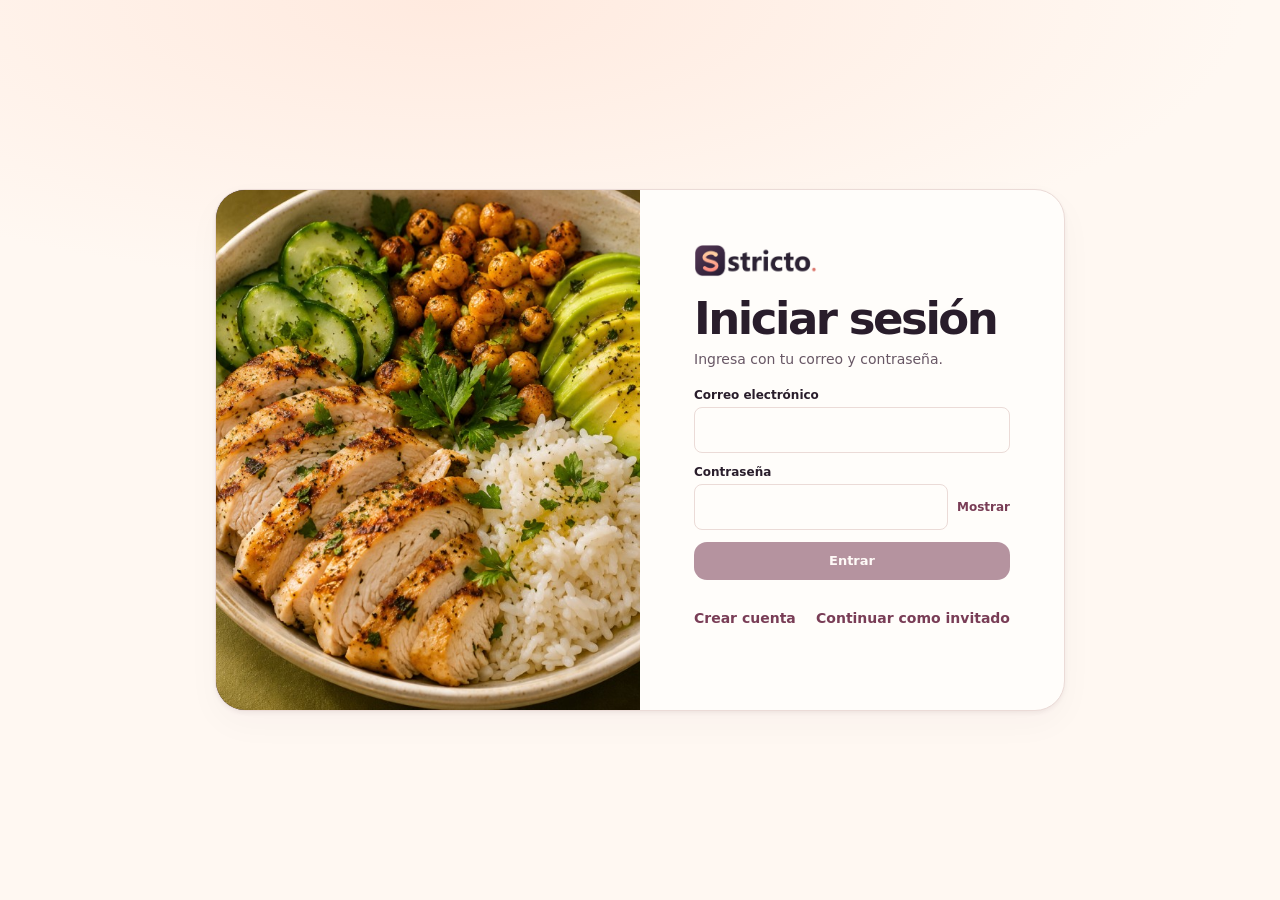
<file: index.html>
<!doctype html>
<html lang="es">
<head>
  <meta charset="utf-8">
  <meta name="viewport" content="width=device-width, initial-scale=1">
  <meta http-equiv="refresh" content="0; url=./stricto/">
  <title>Stricto</title>
</head>
<body>
  <main><a href="./stricto/">Abrir Stricto</a></main>
</body>
</html>
</file>
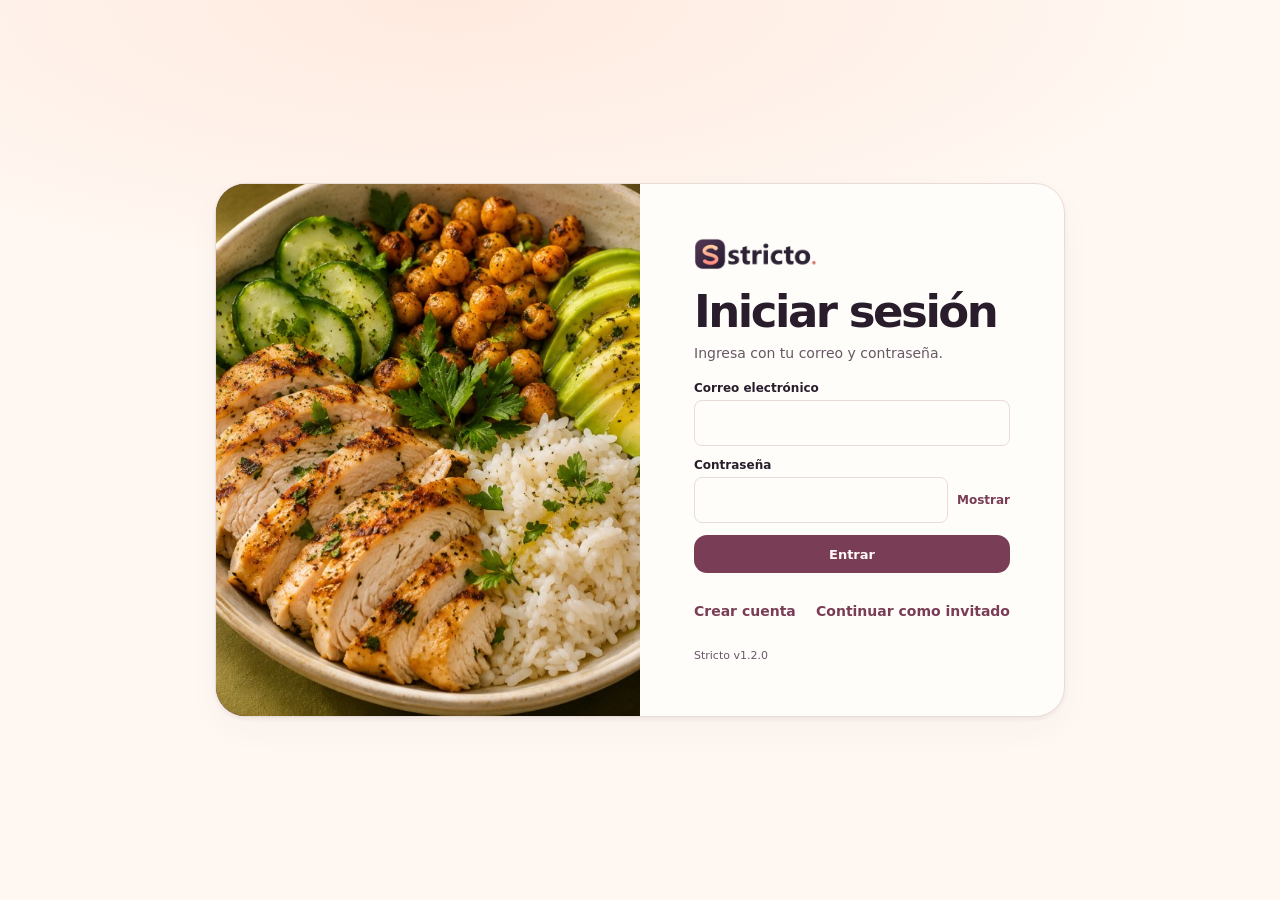
<file: stricto/index.html>
<!doctype html>
<html lang="es" data-theme="pulso">
<head>
  <meta charset="utf-8">
  <meta name="viewport" content="width=device-width, initial-scale=1, viewport-fit=cover, interactive-widget=resizes-content">
  <meta name="theme-color" content="#fff8f2">
  <meta name="description" content="Stricto · Ventanas de ayuno, diario de alimentos y orientación según tu objetivo.">
  <title>Stricto — Ayuno y nutrición</title>
  <link rel="icon" href="assets/stricto-marca.png" type="image/png">
  <link rel="apple-touch-icon" href="assets/stricto-app-192.png">
  <link rel="manifest" href="stricto.webmanifest">
  <link rel="stylesheet" href="styles.css">
  <script src="version.js" defer></script>
  <script src="catalog.js" defer></script>
  <script src="diet-catalog.js" defer></script>
  <script src="diet-photos.js" defer></script>
  <script src="diet-plan.js" defer></script>
  <script src="vision-profile.js" defer></script>
  <script src="vision.js" defer></script>
  <script src="diet-ui.js" defer></script>
  <script src="vendor/jspdf-4.2.1.min.js" defer></script>
  <script src="diet-report.js" defer></script>
  <script src="app.js" defer></script>
  <script src="vendor/supabase-js-2.119.2.js" defer></script>
  <script src="auth.js" defer></script>
</head>
<body>
  <main class="auth-page" id="stricto-auth" aria-labelledby="auth-title">
    <div class="auth-card">
      <div class="auth-cover" aria-hidden="true"><img src="assets/bowl-stricto.jpg" alt="" width="840" height="560"></div>
      <div class="auth-content">
        <img class="auth-logo" src="assets/stricto-logo.png" alt="Stricto" width="1099" height="288">
        <div><h1 id="auth-title">Iniciar sesión</h1><p id="auth-description">Ingresa con tu correo y contraseña.</p></div>
        <form class="auth-form" id="auth-form" method="post">
          <label class="field">Correo electrónico<input type="email" id="auth-email" name="email" autocomplete="username" inputmode="email" maxlength="254" required></label>
          <div class="field"><label for="auth-password">Contraseña</label>
            <div class="auth-password"><input type="password" id="auth-password" name="password" autocomplete="current-password" required><button type="button" class="text-button" id="auth-password-toggle" aria-label="Mostrar contraseña" aria-pressed="false">Mostrar</button></div>
          </div>
          <p class="helper" id="auth-password-hint" hidden>Usa al menos 8 caracteres.</p>
          <p class="auth-feedback" id="auth-feedback" role="status" aria-live="polite" hidden></p>
          <button type="submit" class="button button-primary auth-submit" id="auth-submit" disabled>Entrar</button>
        </form>
        <button type="button" class="text-button" id="auth-resend" hidden>Reenviar confirmación</button>
        <div class="auth-links">
          <button type="button" class="text-button" id="auth-mode-toggle">Crear cuenta</button>
          <button type="button" class="text-button" data-auth-action="guest">Continuar como invitado</button>
        </div>
        <small class="app-version" data-app-version></small>
      </div>
    </div>
  </main>
  <aside class="sidebar" id="stricto-sidebar" hidden>
    <a class="brand" href="#hoy" aria-label="Stricto, inicio">
      <img class="brand-inverse" src="assets/stricto-logo-inverso.png" alt="" width="1099" height="288">
      <img class="brand-compact" src="assets/stricto-marca.png" alt="" width="256" height="256">
    </a>
    <nav class="navigation" aria-label="Menú principal">
      <span class="nav-caption">Mi espacio</span>
      <a href="#hoy" data-nav="hoy" aria-label="Hoy"><span data-icon="home"></span><span>Hoy</span></a>
      <a href="#ayuno" data-nav="ayuno" aria-label="Ayuno"><span data-icon="clock"></span><span>Ayuno</span></a>
      <button class="mobile-scan" type="button" data-action="scan"><span data-icon="scan"></span><span>Escanear</span></button>
      <a href="#diario" data-nav="diario" aria-label="Diario"><span data-icon="book"></span><span>Diario</span></a>
      <a href="#dietas" data-nav="dietas" aria-label="Dietas"><span data-icon="bowl"></span><span>Dietas</span></a>
      <a class="desktop-profile" href="#objetivo" data-nav="objetivo" aria-label="Mi perfil"><span data-icon="target"></span><span>Mi perfil</span></a>
    </nav>
    <div class="sidebar-bottom">
      <div class="side-window">
        <span class="side-window-icon" data-icon="moon"></span>
        <div><span>Ventana de ayuno</span><strong id="sidebar-window">14:10</strong></div>
      </div>
      <button class="side-help" type="button" data-action="sources"><span data-icon="info"></span> Guía y fuentes</button>
    </div>
  </aside>

  <main class="workspace" id="main" hidden>
    <header class="topbar">
      <a class="brand mobile-brand" href="#hoy" aria-label="Stricto, inicio">
        <img class="brand-standard" src="assets/stricto-logo.png" alt="" width="1099" height="288">
        <img class="brand-inverse" src="assets/stricto-logo-inverso.png" alt="" width="1099" height="288">
      </a>
      <div class="today-date"><span data-icon="calendar"></span><time id="date-today"></time></div>
      <div class="top-actions">
        <button class="example-button" id="example-button" type="button" data-action="personal"><i></i><span>Vista de ejemplo</span></button>
        <button class="button button-outline design-trigger" type="button" data-action="designs"><span data-icon="palette"></span><span>Diseños</span></button>
        <button class="avatar" id="avatar" type="button" data-action="profiles" aria-label="Cambiar perfil">S</button>
      </div>
    </header>

    <div class="main-content">
      <section id="view-hoy" class="view" aria-labelledby="home-title">
        <div class="page-heading">
          <div><div class="mobile-date"><span data-icon="calendar"></span><time id="mobile-date"></time></div><h1 id="home-title">Tu plan de hoy<span>.</span></h1><p class="home-intro">Organiza tus horarios y tus comidas según tu objetivo.</p></div>
          <a class="goal-badge" href="#objetivo"><span class="badge-symbol" data-icon="target"></span><span id="home-goal"></span><span data-icon="chevron"></span></a>
        </div>
        <article class="card home-energy-card" id="home-energy"></article>
        <div class="dashboard-grid">
          <article class="card fast-card" id="home-fast">
            <header class="card-heading"><div class="heading-title"><span class="card-icon" data-icon="clock"></span><h2>Ventana de ayuno</h2></div><span class="fast-badge" data-fast="plan">14:10</span></header>
            <div class="fast-body">
              <div class="timer" data-fast="ring">
                <div class="timer-dial" aria-hidden="true"></div>
                <div class="timer-reading"><small data-fast="timer-label">TIEMPO DE AYUNO</small><strong data-fast="elapsed">12:42:18</strong><span data-fast="duration">de 14 h</span></div>
              </div>
              <div class="fast-details">
                <div class="fast-status"><i></i><span data-fast="status">Ayuno en curso</span></div>
                <p data-fast="event">Próxima comida</p>
                <strong data-fast="event-time">10:00 a. m.</strong>
                <a class="button button-light" href="#ayuno">Gestionar ayuno <span data-icon="arrow"></span></a>
              </div>
            </div>
            <footer class="fast-footer"><span><span data-icon="sun"></span> Ventana de comida</span><strong data-fast="schedule">10:00 a. m. – 8:00 p. m.</strong></footer>
          </article>

          <article class="card scan-card" id="home-scan" data-action="scan">
            <div class="scan-photo" aria-hidden="true">
              <img src="assets/stricto-escaner-editorial.jpg" alt="" width="1050" height="700">
              <span class="scan-frame"><i></i><i></i><i></i><i></i></span>
            </div>
            <div class="scan-card-content">
              <h2>Escáner de alimentos</h2>
              <p>Estima las calorías de tu plato.</p>
              <button class="button scan-button" type="button" data-action="scan"><span data-icon="camera"></span> Escanear comida</button>
            </div>
          </article>

          <article class="card nutrition-card" id="home-nutrition"></article>
          <article class="card meals-card" id="home-meals"></article>

          <article class="card suggestion-card" id="home-suggestion"></article>
        </div>
      </section>

      <section id="view-ayuno" class="view" aria-labelledby="fast-title" hidden>
        <div class="page-heading"><div><h1 id="fast-title">Mi ayuno<span>.</span></h1><p>Configura tu horario y registra tus ventanas de ayuno.</p></div></div>
        <div id="fast-content"></div>
      </section>

      <section id="view-diario" class="view" aria-labelledby="diary-title" hidden>
        <div class="page-heading"><div><h1 id="diary-title">Diario de comidas<span>.</span></h1><p>Revisa tus comidas y sus estimaciones nutricionales.</p></div><button type="button" class="button button-primary" data-action="manual"><span data-icon="plus"></span> Registrar comida</button></div>
        <div id="diary-content"></div>
      </section>

      <section id="view-objetivo" class="view" aria-labelledby="goal-title" hidden>
        <div class="page-heading"><div><h1 id="goal-title">Mi perfil<span>.</span></h1><p>Guarda tus medidas y ajusta el plan a tu objetivo.</p></div><div class="stack-actions"><button class="button button-outline" type="button" data-action="profiles">Cambiar perfil</button><button class="button button-outline" type="button" data-action="download-profile"><span data-icon="download"></span> Descargar mis datos</button></div></div>
        <div id="goal-content"></div>
      </section>
      <section id="view-dietas" class="view" aria-labelledby="diet-title" hidden>
        <div class="page-heading"><div><h1 id="diet-title">Dietas<span>.</span></h1><p>Ideas para tus comidas y tu ventana de ayuno.</p></div></div>
        <div id="diet-content"></div>
      </section>
      <footer class="page-footer"><button type="button" data-action="sources">Guía y fuentes</button><span>Los valores de alimentos y porciones son aproximados.</span><small class="app-version" data-app-version></small></footer>
    </div>
  </main>

  <dialog id="dialog" aria-labelledby="dialog-title"><div id="dialog-content"></div></dialog>
  <div class="toast" id="toast" role="status" aria-live="polite"></div>
</body>
</html>
</file>
<file: stricto/styles.css>
:root {
  color-scheme: light;
  --bg: #fff8f2; --page-glow: #ffeadf; --surface: #fffdfa; --soft: #f5e9e6; --soft-alt: #fbf2ef;
  --ink: #291d2b; --muted: #685765; --border: #ebdbd7; --line: #f1e3df;
  --accent: #793d56; --accent-ink: #fff9f6; --accent-soft: #f7e5eb; --headline-dot: #d34d5e;
  --action: linear-gradient(135deg, #ffc190, #ff8a82); --action-ink: #372031; --focus: #b74b67;
  --side: #2d2032; --side-muted: #dacee0; --side-active: #49334a;
  --hero: #30203b; --hero-light: #73425f; --hero-ink: #fff8f5; --hero-muted: #edd5e3;
  --ring: #ffc092; --ring-start: #ff89a0; --ring-base: #81516b; --radius: 25px;
  --protein: #d26482; --carbs: #bd7129; --fat: #9168c6; --danger: #a73546;
  --shadow: 0 2px 4px #411d3710, 0 13px 34px #411d3708;
  --sans: system-ui, 'Segoe UI', sans-serif;
  --display: var(--sans);
  --sidebar-width: 227px;
}

* { box-sizing: border-box; }
[hidden] { display: none !important; }
body { margin: 0; min-width: 300px; background: radial-gradient(64rem 23rem at 35% 0, var(--page-glow), transparent 78%), var(--bg); color: var(--ink); font-family: var(--sans); font-size: 14px; }
button, input, select { font: inherit; }
button, a, input, select { -webkit-tap-highlight-color: transparent; }
button { cursor: pointer; }
button:disabled { cursor: default; opacity: .55; }
a { color: inherit; text-decoration: none; }
button:focus-visible, a:focus-visible, input:focus-visible, select:focus-visible { outline: 3px solid var(--focus); outline-offset: 3px; }
p, h1, h2, h3 { margin: 0; }
svg { display: block; width: 1.2em; height: 1.2em; flex: none; }
[data-icon] { display: inline-flex; align-items: center; justify-content: center; flex: none; }
.muted { color: var(--muted); }
.tabular { font-variant-numeric: tabular-nums; }

.auth-page { display: grid; place-items: center; min-height: 100svh; padding: 22px; }
.auth-card { display: grid; grid-template-columns: minmax(0, 1fr) minmax(0, 1fr); width: min(100%, 850px); min-width: 0; overflow: hidden; border: 1px solid var(--border); border-radius: 30px; background: var(--surface); box-shadow: var(--shadow); }
.auth-cover { position: relative; background: var(--hero); }
.auth-cover img { position: absolute; width: 100%; height: 100%; object-fit: cover; }
.auth-content { display: grid; align-content: center; gap: 18px; min-width: 0; padding: clamp(25px, 5vw, 54px); }
.auth-logo { width: 123px; height: auto; }
.auth-content h1 { font-size: clamp(31px, 5vw, 45px); line-height: 1.08; letter-spacing: -.055em; }
.auth-content h1 + p { margin-top: 6px; color: var(--muted); line-height: 1.45; }
.auth-form { display: grid; gap: 12px; }
.auth-form .field input { min-height: 46px; font-size: 16px; padding: 10px 12px; }
.auth-password { display: grid; grid-template-columns: minmax(0, 1fr) auto; gap: 9px; align-items: center; }
.auth-password .text-button { min-height: 44px; }
.auth-submit { justify-content: center; min-height: 46px; }
.auth-links { display: flex; flex-wrap: wrap; justify-content: space-between; gap: 4px 13px; }
.auth-links .text-button, .auth-content > .text-button { min-height: 40px; }
.auth-feedback { padding: 10px 12px; border-radius: 11px; background: var(--accent-soft); color: var(--ink); line-height: 1.48; }
.auth-feedback[data-kind='error'] { border: 1px solid var(--danger); }
.account-current { overflow-wrap: anywhere; }
@media (max-width: 660px) {
  .auth-page { align-items: start; padding: max(12px, env(safe-area-inset-top)) max(12px, env(safe-area-inset-right)) max(20px, env(safe-area-inset-bottom)) max(12px, env(safe-area-inset-left)); }
  .auth-card { grid-template-columns: minmax(0, 1fr); max-width: 460px; border-radius: 23px; }
  .auth-cover { height: clamp(90px, 27vw, 150px); }
  .auth-cover img { object-position: center 45%; }
  .auth-content { gap: 15px; padding: 20px; }
}

.sidebar { position: fixed; inset: 0 auto 0 0; width: var(--sidebar-width); display: flex; flex-direction: column; padding: 34px 21px 24px; background: var(--side); color: #fafcf4; z-index: 3; }
.brand { display: inline-flex; align-items: center; width: max-content; }
.sidebar .brand { margin-left: 10px; }
.brand img { display: block; height: 35px; width: auto; flex: none; }
.brand .brand-compact, .mobile-brand .brand-inverse { display: none; }
[data-theme='ritmo'] .mobile-brand .brand-standard { display: none; }
[data-theme='ritmo'] .mobile-brand .brand-inverse { display: block; }
.mobile-brand, .mobile-scan, .mobile-date { display: none; }
.navigation { display: grid; gap: 5px; margin-top: 56px; }
.nav-caption { padding: 0 12px 10px; color: var(--side-muted); text-transform: uppercase; font-size: 10px; font-weight: 700; letter-spacing: .16em; }
.navigation a, .navigation button { color: var(--side-muted); background: transparent; border: 0; font-weight: 590; border-radius: 10px; display: flex; align-items: center; gap: 12px; padding: 13px 12px; text-align: left; }
.navigation a svg { width: 18px; height: 18px; }
.navigation a:hover, .navigation a[aria-current='page'] { color: #fff; background: var(--side-active); }
.navigation a[aria-current='page'] [data-icon] { color: var(--ring); }
.navigation .mobile-scan { display: none; }
.sidebar-bottom { margin-top: auto; display: grid; gap: 15px; }
.side-window { display: flex; align-items: center; gap: 10px; padding: 12px; border: 1px solid #ffffff25; border-radius: 13px; }
.side-window-icon { width: 30px; height: 30px; border-radius: 8px; background: #ffffff12; color: var(--ring); }
.side-window div { display: grid; gap: 2px; }
.side-window div span { font-size: 10px; color: var(--side-muted); }
.side-window strong { font-size: 13px; }
.side-help { background: none; color: var(--side-muted); border: 0; display: flex; align-items: center; gap: 9px; padding: 6px 5px; font-size: 12px; text-align: left; }
.side-help:hover { color: #fff; }

.workspace { margin-left: var(--sidebar-width); }
.topbar { height: 72px; display: flex; justify-content: space-between; align-items: center; gap: 15px; padding: 0 max(34px, calc((100% - 1292px) / 2)); background: var(--surface); border-bottom: 1px solid var(--border); }
.today-date, .top-actions { display: flex; align-items: center; gap: 9px; }
.today-date { color: var(--muted); font-weight: 550; }
.today-date svg { color: var(--accent); width: 17px; height: 17px; }
.top-actions { gap: 12px; }
.example-button { display: flex; align-items: center; gap: 6px; background: transparent; border: 0; color: var(--muted); font-size: 12px; padding: 7px 4px; }
.example-button:hover { color: var(--ink); text-decoration: underline; }
.example-button i, .fast-status i { flex: none; width: 7px; height: 7px; border-radius: 50%; background: var(--headline-dot); }
.avatar { display: grid; place-items: center; width: 36px; height: 36px; border-radius: 50%; border: 1px solid var(--border); background: var(--accent-soft); color: var(--accent); font-weight: 750; }
.main-content { padding: 34px 34px 26px; max-width: 1360px; margin: auto; }
.page-heading { display: flex; align-items: end; justify-content: space-between; gap: 18px; margin-bottom: 25px; }
.page-heading h1 { margin: 0 0 8px; font-family: var(--display); font-size: clamp(41px, 5vw, 61px); font-weight: 790; line-height: 1; letter-spacing: -.075em; }
.page-heading h1 span { color: var(--headline-dot); }
.page-heading p { color: var(--muted); line-height: 1.55; }
.goal-badge { flex: none; display: flex; gap: 8px; align-items: center; padding: 8px 11px 8px 8px; background: var(--surface); border: 1px solid var(--border); border-radius: 999px; font-weight: 680; font-size: 12px; }
.goal-badge:hover { border-color: var(--accent); }
.goal-badge > [data-icon='chevron'] { color: var(--muted); }
.badge-symbol { width: 25px; height: 25px; border-radius: 50%; color: var(--accent); background: var(--accent-soft); }

.button { min-height: 38px; border-radius: 13px; border: 1px solid transparent; display: inline-flex; align-items: center; justify-content: center; gap: 8px; padding: 8px 12px; font-weight: 730; font-size: 13px; text-align: center; white-space: nowrap; transition: filter .18s ease, transform .18s ease; }
.button:hover { filter: brightness(.95); }
.button:active { transform: scale(.98); }
.button-primary { background: var(--accent); color: var(--accent-ink); }
.button-outline { background: var(--surface); color: var(--ink); border-color: var(--border); }
.button-light { background: var(--action); color: var(--action-ink); }
.button-danger { background: var(--danger); color: #fff; }
.text-button { background: none; border: 0; color: var(--accent); font-weight: 700; padding: 7px 0; text-align: left; }
.text-button:hover { text-decoration: underline; }
.icon-button { color: var(--ink); background: var(--soft); border: 0; border-radius: 9px; padding: 8px; }
.icon-button:hover { color: var(--danger); }

.dashboard-grid { display: grid; grid-template-columns: minmax(0, 1.22fr) minmax(0, 1fr); grid-template-areas: 'fast scan' 'nutri meals' 'suggest suggest'; align-items: stretch; gap: 19px; }
.card { min-width: 0; background: var(--surface); border: 1px solid var(--border); border-radius: var(--radius); box-shadow: var(--shadow); padding: 20px; }
.card-heading { display: flex; align-items: center; justify-content: space-between; gap: 9px; margin-bottom: 14px; }
.heading-title { display: flex; align-items: center; gap: 9px; min-width: 0; }
.card h2 { font-size: 18px; font-weight: 740; line-height: 1.2; letter-spacing: -.025em; }
.card-icon { width: 32px; height: 32px; border-radius: 9px; background: var(--accent-soft); color: var(--accent); }
.card-icon svg { width: 17px; height: 17px; }
.fast-card { grid-area: fast; position: relative; isolation: isolate; overflow: hidden; border-color: #ffffff18; background: radial-gradient(ellipse at 86% 16%, var(--hero-light), transparent 75%), var(--hero); color: var(--hero-ink); display: flex; flex-direction: column; padding-bottom: 17px; }
.fast-card::before { content: ''; position: absolute; z-index: -1; top: -45%; right: -26%; width: 104%; aspect-ratio: 1; border-radius: 50%; background: repeating-radial-gradient(circle at center, transparent 0 18px, #fff1 19px, transparent 20px 37px); opacity: .66; pointer-events: none; }
.fast-card .card-icon { color: var(--ring); background: #ffffff1e; border-radius: 11px; }
.fast-card .card-heading { margin-bottom: 3px; }
.fast-badge { background: #ffffff14; border: 1px solid #ffffff30; border-radius: 100px; padding: 5px 10px; color: var(--hero-ink); font-weight: 730; font-size: 12px; }
.fast-body { flex: 1; min-height: 221px; display: grid; grid-template-columns: minmax(160px, 1fr) minmax(0, 1fr); gap: 15px; align-items: center; }
.timer { --progress: 91%; width: min(100%, 194px); aspect-ratio: 1; margin: 0 auto; border-radius: 50%; display: grid; place-items: center; position: relative; background: radial-gradient(circle, color-mix(in srgb, var(--hero-light) 42%, var(--hero)), transparent 70%); }
.timer::before { --tick-mask: radial-gradient(farthest-side, transparent calc(100% - 5px), #000 calc(100% - 4px)); content: ''; position: absolute; inset: -8px; border-radius: 50%; background: repeating-conic-gradient(#ffffff67 0 1deg, transparent 1deg 6deg); -webkit-mask: var(--tick-mask); mask: var(--tick-mask); }
.timer::after { content: ''; position: absolute; inset: 13px; border: 1px solid #ffffff18; border-radius: 50%; pointer-events: none; }
.timer-dial { --dial-mask: radial-gradient(farthest-side, transparent calc(100% - 8px), #000 calc(100% - 7px)); position: absolute; inset: 0; border-radius: 50%; background: conic-gradient(var(--ring-start) 0, var(--ring) var(--progress), var(--ring-base) 0); -webkit-mask: var(--dial-mask); mask: var(--dial-mask); }
.timer-reading { position: relative; z-index: 1; display: grid; gap: 6px; text-align: center; }
.timer-reading small { font-size: 9px; letter-spacing: .13em; font-weight: 730; color: var(--hero-muted); }
.timer-reading strong { font-size: clamp(27px, 2.55vw, 38px); font-weight: 760; line-height: 1; letter-spacing: -.07em; font-variant-numeric: tabular-nums; }
.timer-reading > span { color: var(--hero-muted); font-size: 12px; }
.fast-details { display: grid; justify-items: start; gap: 5px; }
.fast-status { display: inline-flex; align-items: center; gap: 6px; width: fit-content; border: 1px solid #ffffff30; background: #ffffff12; padding: 5px 8px; border-radius: 30px; font-size: 11px; color: var(--ring); font-weight: 730; margin-bottom: 6px; }
.fast-status i { background: var(--ring); width: 6px; height: 6px; box-shadow: 0 0 9px var(--ring); }
.fast-details p { font-size: 12px; color: var(--hero-muted); }
.fast-details > strong { font-size: 25px; line-height: 1.08; letter-spacing: -.035em; overflow-wrap: anywhere; }
.fast-details .button { margin-top: 9px; }
.fast-footer { display: flex; flex-wrap: wrap; justify-content: space-between; align-items: center; gap: 6px; padding: 12px 0 0; margin-top: 8px; border-top: 1px solid #ffffff26; color: var(--hero-muted); font-size: 12px; }
.fast-footer span { display: inline-flex; align-items: center; gap: 7px; }
.fast-footer svg { color: var(--ring); }
.fast-footer strong { font-weight: 650; color: var(--hero-ink); }

.scan-card { grid-area: scan; position: relative; isolation: isolate; overflow: hidden; display: grid; align-items: end; min-height: 190px; color: #fff8f3; background: #44212b; border-color: #fff2; cursor: pointer; }
.scan-photo { position: absolute; inset: 0; z-index: -1; overflow: hidden; }
.scan-photo::after { content: ''; position: absolute; inset: 0; background: linear-gradient(90deg, #241320ed 0, #28141dc9 31%, #2e1a221e 67%, transparent 100%); }
.scan-photo img { display: block; width: 100%; height: 100%; object-fit: cover; object-position: center 52%; transition: transform .38s ease; }
.scan-card:hover img { transform: scale(1.035); }
.scan-frame { position: absolute; z-index: 1; width: 39%; max-width: 180px; height: 73%; top: 13%; right: 8%; }
.scan-frame i { position: absolute; width: 19px; height: 19px; border: solid #fff5e5; border-width: 2px 0 0 2px; border-radius: 6px 0 0; filter: drop-shadow(0 1px 4px #2f1629aa); }
.scan-frame i:nth-child(2) { right: 0; transform: rotate(90deg); }
.scan-frame i:nth-child(3) { left: 0; bottom: 0; transform: rotate(-90deg); }
.scan-frame i:nth-child(4) { right: 0; bottom: 0; transform: rotate(180deg); }
.scan-card-content { display: grid; justify-items: start; gap: 9px; position: relative; }
.scan-card-content h2 { font-size: clamp(22px, 2.7vw, 34px); line-height: .99; letter-spacing: -.055em; max-width: 10ch; }
.scan-card-content p { max-width: 19ch; color: #f5dbe3; font-size: 13px; line-height: 1.35; }
.scan-button { margin-top: 3px; background: #fff7f1; color: #42273a; }

.nutrition-card { grid-area: nutri; }
.home-energy-card { display: grid; gap: 8px; margin-bottom: 19px; }
.home-energy-card .card-heading { margin: 0; }
.home-energy-values { display: flex; flex-wrap: wrap; align-items: baseline; justify-content: space-between; gap: 4px 12px; }
.home-energy-values .calorie-total { margin: 0; }
.home-energy-target { color: var(--muted); font-size: 13px; }
.home-energy-target strong { color: var(--ink); }
.diary-energy { display: grid; gap: 8px; margin-bottom: 16px; }
.home-energy-status { display: flex; flex-wrap: wrap; justify-content: space-between; gap: 2px 10px; color: var(--muted); font-size: 12px; }
.home-energy-bar, .home-energy-track { width: 100%; height: 10px; border: 0; border-radius: 99px; background: var(--soft); accent-color: var(--accent); }
.home-energy-bar { --energy-fill: var(--accent); appearance: none; overflow: hidden; }
.home-energy-bar.over-target { --energy-fill: var(--carbs); }
.home-energy-bar::-webkit-progress-bar { background: var(--soft); border-radius: 99px; }
.home-energy-bar::-webkit-progress-value { background: var(--energy-fill); border-radius: 99px; }
.home-energy-bar::-moz-progress-bar { background: var(--energy-fill); border-radius: 99px; }
.meals-card { grid-area: meals; }
.suggestion-card { grid-area: suggest; }
.card-heading > .muted { font-size: 12px; font-weight: 620; }
.calorie-total { display: flex; align-items: baseline; gap: 6px; margin: 4px 0 8px; color: var(--muted); }
.calorie-total strong { color: var(--ink); font-size: 36px; font-weight: 790; letter-spacing: -.065em; line-height: 1; }
.bar { display: block; overflow: hidden; height: 6px; background: var(--soft); border-radius: 99px; }
.bar > i { display: block; width: var(--value); background: var(--bar-color, linear-gradient(90deg, var(--ring-start), var(--accent))); border-radius: inherit; height: 100%; }
.macros { display: grid; grid-template-columns: repeat(3, 1fr); gap: 9px; margin-top: 12px; }
.macro { padding: 9px; background: var(--soft-alt); background: color-mix(in srgb, var(--bar-color) 9%, var(--surface)); border: 1px solid color-mix(in srgb, var(--bar-color) 16%, var(--border)); border-radius: 13px; min-width: 0; }
.macro > span:first-child { display: flex; align-items: center; gap: 6px; color: var(--muted); font-size: 10px; font-weight: 650; }
.macro > span:first-child i { width: 7px; height: 7px; border-radius: 50%; background: var(--bar-color); }
.macro strong { display: block; margin: 4px 0 6px; font-size: 14px; white-space: nowrap; }
.macro small { color: var(--muted); font-size: 10px; font-weight: 550; }
.macro .bar { height: 3px; background: var(--border); }
.meals-list { list-style: none; padding: 0; margin: 0; }
.meal-row { display: grid; grid-template-columns: auto minmax(0, 1fr) auto; gap: 9px; align-items: center; padding: 8px 0; }
.meal-row + .meal-row { border-top: 1px solid var(--line); }
.meal-icon { width: 30px; height: 30px; border-radius: 8px; background: var(--soft); color: var(--accent); }
.meal-icon[data-icon='coffee'] { background: #f4eadd; color: #8c6139; }
.meal-icon[data-icon='apple'] { background: #f6ebdf; color: #946238; }
.meal-description { display: grid; gap: 2px; }
.meal-description strong { font-size: 12px; line-height: 1.25; overflow-wrap: anywhere; }
.meal-description small { font-size: 10px; color: var(--muted); }
.meal-kcal { font-weight: 750; font-size: 12px; white-space: nowrap; }
.meal-kcal small { color: var(--muted); font-weight: 500; }
.suggestion-card .card-heading { margin-bottom: 8px; }
.suggestion-card p, .sub-card > p { color: var(--muted); line-height: 1.6; }
.suggestion-card .button { margin-top: 10px; }
.page-footer { margin-top: 22px; display: flex; flex-wrap: wrap; gap: 8px 16px; align-items: center; color: var(--muted); font-size: 11px; }
.page-footer button { background: none; border: 0; padding: 0; color: var(--accent); font-weight: 700; }
.page-footer button:hover { text-decoration: underline; }
.app-version { color: var(--muted); font-size: 11px; font-variant-numeric: tabular-nums; white-space: nowrap; }
.page-footer .app-version { margin-inline-start: auto; }

.sub-grid { display: grid; grid-template-columns: minmax(0, 1fr) minmax(0, 1fr); gap: 19px; align-items: start; }
.sub-stack { display: grid; gap: 19px; }
.sub-grid .card { grid-area: auto; }
.fast-settings .timer { margin: 26px auto; }
.fast-settings .fast-body { gap: 26px; }
.fast-settings .fast-details .button { width: max-content; white-space: normal; }
#fast-action { display: grid; justify-items: start; }
#fast-action .text-button { min-height: 44px; color: var(--hero-ink); }
.sub-card h2 { margin-bottom: 12px; }
.sub-card form, .form-stack { display: grid; gap: 14px; }
.fields { display: grid; grid-template-columns: repeat(2, minmax(0, 1fr)); gap: 12px; }
.field { display: grid; min-width: 0; gap: 5px; font-size: 12px; font-weight: 650; }
.field input, .field select, .ingredient-row input, .ingredient-row select, .diary-date { width: 100%; min-width: 0; border: 1px solid var(--border); border-radius: 8px; padding: 8px; color: var(--ink); background: var(--surface); min-height: 39px; }
.check { display: flex; align-items: flex-start; gap: 8px; border-radius: 8px; padding: 9px; background: var(--soft-alt); color: var(--muted); font-size: 12px; line-height: 1.5; }
.check input { margin: 2px 0 0; accent-color: var(--accent); flex: none; }
.helper { font-size: 12px; line-height: 1.55; color: var(--muted); }
.guide { padding: 12px; color: var(--muted); background: var(--soft); border-radius: 10px; font-size: 13px; line-height: 1.55; }
.guide a { color: var(--accent); text-decoration: underline; }
.stack-actions { display: flex; align-items: center; flex-wrap: wrap; gap: 9px; }
.fast-history { display: grid; gap: 8px; list-style: none; margin: 0; padding: 0; }
.fast-history li { display: flex; align-items: center; justify-content: space-between; gap: 10px; padding: 8px 0; border-bottom: 1px solid var(--line); }
.fast-history small { display: block; margin-top: 3px; color: var(--muted); }
.empty { padding: 11px 0; color: var(--muted); line-height: 1.55; }
.menu-list { padding-left: 21px; margin: 12px 0; display: grid; gap: 7px; line-height: 1.45; }
.diary-date { width: auto; }
.diary-row { grid-template-columns: auto minmax(0, 1fr) auto auto; }
.diary-row button { font-size: 12px; }
.details-list { padding-left: 18px; margin: 10px 0; line-height: 1.6; }

.profile-layout { grid-template-columns: minmax(0, 1.45fr) minmax(0, 1fr); }
.profile-layout .card-heading h2 { margin: 0; }
.profile-form-card { padding: 22px; }
.profile-precautions { display: grid; gap: 6px; padding: 12px; background: var(--soft-alt); border: 1px solid var(--border); border-radius: 13px; }
.profile-privacy { margin: 11px 0 12px; }
.measurement-list { padding: 0; margin: 0; list-style: none; display: grid; }
.measurement-list li { display: grid; gap: 4px; padding: 10px 0; border-bottom: 1px solid var(--line); }
.measurement-list time { color: var(--muted); font-size: 12px; }
.measurement-list span { font-weight: 680; }

.diet-layout { display: grid; grid-template-columns: minmax(0, 1.4fr) minmax(0, 1fr); grid-template-areas: 'summary window' 'menu menu' 'catalog catalog'; gap: 18px; }
.diet-summary, .diet-window { display: grid; justify-items: start; align-content: start; gap: 11px; }
.diet-summary { grid-area: summary; color: var(--hero-ink); border-color: transparent; background: radial-gradient(ellipse at 100% 0, var(--hero-light), transparent 82%), var(--hero); }
.diet-summary .card-icon { background: #ffffff20; color: var(--ring); }
.diet-summary h2 { font-size: clamp(20px, 3vw, 29px); }
.diet-summary p { color: var(--hero-muted); line-height: 1.55; }
.diet-summary .button { margin-top: 3px; }
.diet-metrics { display: flex; flex-wrap: wrap; gap: 8px; margin: 0; }
.diet-metrics > div { display: grid; gap: 3px; padding: 8px 10px; border: 1px solid #ffffff29; background: #ffffff12; border-radius: 11px; }
.diet-metrics dt { color: var(--hero-muted); font-size: 11px; }
.diet-metrics dd { margin: 0; font-weight: 750; }
.diet-window { grid-area: window; scroll-margin-top: 80px; background: linear-gradient(145deg, var(--surface) 36%, var(--accent-soft)); }
.diet-menu { grid-area: menu; }
.diet-jump { display: none; }
.diet-window-title { font-size: clamp(23px, 3vw, 34px); font-weight: 790; letter-spacing: -.055em; line-height: 1.05; color: var(--accent); }
.diet-window p { color: var(--muted); line-height: 1.48; }
.diet-window p.diet-window-time { color: var(--ink); font-weight: 690; }
.diet-section-heading { display: flex; align-items: baseline; flex-wrap: wrap; justify-content: space-between; gap: 6px; margin-bottom: 12px; }
.diet-section-heading h2 { font-size: 23px; letter-spacing: -.04em; }
.diet-section-heading span { color: var(--muted); font-size: 12px; font-weight: 700; }
.diet-recipes { display: grid; grid-template-columns: repeat(auto-fit, minmax(min(100%, 185px), 1fr)); gap: 13px; }
.diet-recipe.card { display: grid; grid-template-rows: auto 1fr; overflow: hidden; padding: 0; }
.diet-photo-button { display: block; width: 100%; border: 0; padding: 0; background: var(--soft); overflow: hidden; }
.diet-photo-button:focus-visible { outline-offset: -4px; }
.diet-food-photo, .diet-detail-photo { display: block; width: 100%; height: auto; aspect-ratio: 3 / 2; object-fit: cover; }
.diet-plated-photo { position: relative; overflow: hidden; background: #f7ebd8; }
.diet-plated-photo > .diet-photo-tile { position: absolute; width: 100%; aspect-ratio: 1; top: 50%; left: 0; transform: translateY(-50%); }
.diet-photo-set { display: grid; grid-template-columns: repeat(var(--photo-columns), minmax(0, 1fr)); grid-template-rows: repeat(var(--photo-rows), minmax(0, 1fr)); gap: 2px; padding: 4px; background: #f8eddc; overflow: hidden; }
.diet-photo-frame { display: grid; place-items: center; min-width: 0; min-height: 0; container-type: size; overflow: hidden; border-radius: 3px; background: #f7ecda; }
.diet-photo-tile { display: block; background-repeat: no-repeat; background-color: #f7ecda; }
.diet-photo-frame > .diet-photo-tile { width: 100%; height: 100%; }
@supports (width: 1cqw) {
  .diet-photo-frame > .diet-photo-tile { width: min(100cqw, 100cqh); height: min(100cqw, 100cqh); }
}
.diet-detail-photo.diet-plated-photo { aspect-ratio: 1; }
.diet-food-photo { transition: transform .22s ease; }
.diet-photo-button:hover .diet-food-photo { transform: scale(1.035); }
.diet-recipe-copy { display: grid; align-content: start; grid-template-rows: auto 1fr auto auto; padding: 12px; gap: 5px; }
.diet-kcal { color: var(--muted); font-size: 12px; font-weight: 700; }
.diet-energy-summary { display: flex; align-items: baseline; flex-wrap: wrap; gap: 4px 12px; margin-bottom: 10px; }
.diet-energy-summary span { color: var(--muted); font-size: 13px; }
.diet-menu-note { margin-bottom: 10px; }
.diet-two-meals { display: grid; grid-template-columns: repeat(2, minmax(0, 1fr)); gap: 13px; }
.diet-serving { border: 1px solid var(--border); border-radius: var(--radius); padding: 12px; background: var(--surface); }
.diet-serving h3 { min-width: 0; }
.diet-serving .diet-recipes { grid-template-columns: repeat(2, minmax(0, 1fr)); }
.diet-period { font-size: 11px; color: var(--accent); font-weight: 740; }
.diet-recipe h3 { font-size: 16px; line-height: 1.2; letter-spacing: -.025em; }
.diet-recipe-link { display: inline-flex; gap: 6px; align-items: center; width: fit-content; }
.diet-recipe-actions { display: flex; flex-wrap: wrap; gap: 0 12px; }
.meal-swap-results { display: grid; gap: 8px; }
.meal-swap-choice { justify-content: space-between; text-align: left; white-space: normal; }
.diet-catalog { grid-area: catalog; min-width: 0; margin-top: 8px; scroll-margin-top: 80px; }
.diet-catalog-link { border-color: #ffffff40; color: var(--hero-ink); background: #ffffff13; }
.diet-filters.card { display: grid; grid-template-columns: minmax(0, 2fr) repeat(2, minmax(0, 1fr)); gap: 12px; padding: 12px; }
.diet-filters .field input, .diet-filters .field select, .diet-detail .field select { min-height: 44px; }
.diet-results { color: var(--muted); font-size: 13px; margin: 12px 0 9px; scroll-margin-top: 84px; }
.diet-catalog-recipes { grid-template-columns: repeat(3, minmax(0, 1fr)); }
.diet-pages { display: flex; align-items: center; justify-content: center; flex-wrap: wrap; gap: 10px; margin-top: 14px; }
.diet-pages span { font-size: 12px; color: var(--muted); font-weight: 700; text-align: center; }
.diet-pages .button { min-height: 44px; }
.diet-recipe-figure { margin: 0; }
.diet-recipe-figure figcaption { margin-top: 5px; color: var(--muted); font-size: 11px; }
.diet-detail-photo { border-radius: 14px; max-height: 315px; }
.diet-detail { display: grid; gap: 9px; }
.profile-picker, .new-profile-form { display: grid; gap: 9px; }
.profile-choice { justify-content: space-between; text-align: left; min-height: 54px; }
.profile-choice > span:first-child { display: grid; gap: 2px; min-width: 0; overflow-wrap: anywhere; }
.profile-choice small { color: var(--muted); font-weight: 500; }
.profile-choice em { font-size: 12px; color: var(--accent); font-style: normal; }
.new-profile-form .button { justify-self: start; }
.new-profile-form input, .new-profile-form select { font-size: 16px; min-height: 44px; }
.diet-portion-list { padding: 0; margin: 0; list-style: none; }
.diet-portion-list li { display: flex; justify-content: space-between; align-items: baseline; gap: 10px; border-bottom: 1px solid var(--border); padding: 8px 0; }
.diet-portion-list li span::first-letter { text-transform: uppercase; }
.diet-portion-list strong { flex: none; font-variant-numeric: tabular-nums; }

dialog { max-width: calc(100% - 24px); max-height: calc(100% - 28px); width: 550px; color: var(--ink); background: var(--surface); border: 1px solid var(--border); border-radius: var(--radius); padding: 0; box-shadow: 0 25px 75px #101f2850; }
dialog::backdrop { background: #14261d8c; backdrop-filter: blur(3px); }
dialog.design-dialog { width: 805px; }
.dialog-inner { display: grid; gap: 14px; padding: 22px; }
.dialog-body { display: grid; gap: 14px; }
.dialog-footer { display: grid; gap: 9px; }
.dialog-footer .button { justify-self: start; }
.dialog-header { display: flex; align-items: flex-start; justify-content: space-between; gap: 8px; }
.dialog-header h2 { font-size: 25px; letter-spacing: -.04em; }
.dialog-header p { margin-top: 4px; color: var(--muted); line-height: 1.5; }
.design-options { display: grid; grid-template-columns: repeat(3, minmax(0, 1fr)); gap: 12px; }
.design-choice { display: grid; gap: 5px; text-align: left; background: var(--surface); color: var(--ink); border: 1px solid var(--border); border-radius: 12px; padding: 9px; }
.design-choice:hover, .design-choice[aria-pressed='true'] { border-color: var(--accent); }
.design-choice > strong { display: flex; flex-wrap: wrap; align-items: center; gap: 5px; justify-content: space-between; font-size: 15px; }
.design-choice > span:last-child { color: var(--muted); font-size: 11px; line-height: 1.45; }
.design-choice em { color: var(--accent); font-size: 9px; font-style: normal; }
.mini-design { display: grid; position: relative; grid-template-columns: 24px 1fr 1fr; grid-template-rows: 13px 1fr 1fr; gap: 5px; height: 102px; padding: 7px; border-radius: 10px; background: #fff0e6; }
.mini-design i { display: block; background: #fff; border-radius: 3px; }
.mini-design i:nth-child(1) { grid-row: span 3; background: #3e2844; }
.mini-design i:nth-child(2) { grid-column: span 2; width: 63%; background: #f1c5ba; }
.mini-design i:nth-child(3) { display: grid; place-items: center; background: #65425d; }
.mini-design i:nth-child(3)::before { content: ''; border-radius: 50%; width: 14px; height: 14px; border: 2px solid #ffc08d; }
.mini-design i:nth-child(4) { background: #64384c url('assets/stricto-escaner-editorial.jpg') right center / cover; }
.mini-design.ritmo { background: #16252e; }
.mini-design.ritmo i:nth-child(1) { background: #0d141c; }
.mini-design.ritmo i:nth-child(2) { background: #55756d; }
.mini-design.ritmo i:nth-child(3) { grid-column: span 2; background: #284a4d; }
.mini-design.ritmo i:nth-child(3)::before { border-color: #a9fba0; }
.mini-design.ritmo i:nth-child(n+5) { background: #35434c; }
.mini-design.claro { background: #ecf1ff; }
.mini-design.claro i:nth-child(1) { background: #233d97; }
.mini-design.claro i:nth-child(2) { background: #cbd7fb; }
.mini-design.claro i:nth-child(3) { background: #3c52c4; grid-column: 3; }
.mini-design.claro i:nth-child(3)::before { border-radius: 3px; width: 65%; height: 2px; border-color: #cae0ff; }
.mini-design.claro i:nth-child(4) { grid-area: 2 / 2; }
.scan-upload { border: 1px solid #ffffff18; background: repeating-radial-gradient(circle at 50% 24%, transparent 0 21px, #fff1 22px, transparent 23px 39px), radial-gradient(ellipse at 60% 0, var(--hero-light), transparent 88%), var(--hero); color: var(--hero-ink); padding: 20px 14px 14px; border-radius: 21px; display: grid; justify-items: center; gap: 10px; text-align: center; }
.scan-upload > [data-icon] { width: 61px; height: 61px; border-radius: 19px; border: 1px solid #fff3; background: #fff1; color: var(--ring); font-size: 26px; }
.scan-upload:not(.has-photo) .button-primary { background: var(--action); color: var(--action-ink); }
.scan-upload:not(.has-photo) .text-button, .scan-upload:not(.has-photo) .helper { color: var(--hero-muted); }
.scan-upload.has-photo { display: flex; flex-wrap: wrap; align-items: center; justify-content: space-between; padding: 9px; text-align: left; background: var(--soft-alt); border-color: var(--border); color: var(--ink); }
.scan-upload.has-photo > [data-icon], .scan-upload.has-photo > p { display: none; }
.scan-upload.has-photo .text-button { font-size: 12px; padding: 4px 0; }
#scan-preview { width: 100%; max-height: 155px; object-fit: contain; border-radius: 9px; background: var(--soft); }
.scan-controls { display: flex; flex-wrap: wrap; align-items: end; gap: 8px 12px; }
.scan-controls .field { flex: 1 1 160px; }
.ingredient-list { display: grid; gap: 7px; }
.ingredient-row { display: grid; grid-template-columns: minmax(0, 1fr) 88px auto; gap: 7px; align-items: center; }
.ingredient-row select { font-size: 13px; }
.ingredient-row .field { position: relative; }
.ingredient-row .field > span { position: absolute; right: 7px; top: 13px; color: var(--muted); pointer-events: none; }
.ingredient-row input { padding-right: 20px; appearance: textfield; }
.ingredient-row input::-webkit-inner-spin-button { appearance: none; }
.custom-food { display: grid; grid-template-columns: repeat(2, minmax(0, 1fr)); gap: 8px; padding: 8px; margin-top: 4px; background: var(--soft); border-radius: 8px; }
.custom-food label:first-child { grid-column: 1 / -1; }
.scan-totals { background: var(--accent-soft); color: var(--ink); padding: 10px 12px; border-radius: 14px; display: flex; flex-wrap: wrap; align-items: baseline; justify-content: space-between; gap: 4px 9px; }
.scan-totals strong { font-size: 18px; }
.scan-totals small { color: var(--muted); }
.source-list { padding-left: 20px; margin: 0; display: grid; gap: 8px; }
.source-list a { color: var(--accent); text-decoration: underline; }
.toast { position: fixed; right: 17px; bottom: 17px; max-width: min(370px, calc(100% - 34px)); background: var(--ink); color: var(--surface); border-radius: 10px; z-index: 5; pointer-events: none; opacity: 0; padding: 10px 13px; transition: opacity .15s; }
.toast.visible { opacity: 1; }

[data-theme='ritmo'] {
  color-scheme: dark;
  --bg: #10161e; --page-glow: #1c3037; --surface: #19242d; --soft: #283943; --soft-alt: #23333d; --ink: #f3fbf8; --muted: #bed1d2;
  --border: #36505a; --line: #2c424b; --accent: #b7f6bb; --accent-ink: #102d27; --accent-soft: #294341; --headline-dot: #a9fba0;
  --action: linear-gradient(135deg, #a1f9c9, #d6f691); --action-ink: #142b24; --focus: #9eddb6;
  --side: #111923; --side-muted: #c1d8d8; --side-active: #294552; --hero: #172d3a; --hero-light: #3b6264;
  --hero-ink: #f2ffff; --hero-muted: #d0e9e6; --ring: #c2fb8e; --ring-start: #7debc9; --ring-base: #537675; --danger: #aa3e52;
  --protein: #74d4bd; --carbs: #e6c482; --fat: #bda7f4; --shadow: 0 15px 36px #03090f55; --radius: 24px;
}
[data-theme='ritmo'] .dashboard-grid { grid-template-areas: 'fast fast' 'nutri scan' 'meals suggest'; }
[data-theme='ritmo'] #home-fast .fast-body { grid-template-columns: 1fr 1fr; width: 100%; max-width: 900px; align-self: center; gap: 35px; }
[data-theme='ritmo'] .meal-icon[data-icon='coffee'], [data-theme='ritmo'] .meal-icon[data-icon='apple'] { color: #f4c282; background: #514453; }

[data-theme='claro'] {
  --bg: #eff3ff; --page-glow: #dce5ff; --surface: #fff; --soft: #e9eefc; --soft-alt: #f1f3fb; --ink: #1d2853; --muted: #47547e;
  --border: #dce2f5; --line: #e6eaf7; --accent: #334cb9; --accent-soft: #e3eaff; --accent-ink: #fff; --headline-dot: #495cdb;
  --action: linear-gradient(135deg, #e6f1ff, #aebefa); --action-ink: #192d76; --focus: #4059b8;
  --side: #223274; --side-muted: #dde6ff; --side-active: #3a50a2; --hero: #213795; --hero-light: #5160d0;
  --hero-ink: #fff; --hero-muted: #e4eaff; --ring: #cce2ff; --ring-start: #a9bfff; --ring-base: #6474bd; --radius: 22px;
  --protein: #617fe4; --carbs: #8b75c4; --fat: #b767b0;
}
[data-theme='claro'] .dashboard-grid { grid-template-columns: 1fr 1fr; grid-template-areas: 'scan fast' 'meals nutri' 'suggest suggest'; }
[data-theme='claro'] .fast-body { grid-template-columns: 1fr; gap: 13px; padding: 14px 0 4px; }
[data-theme='claro'] .timer { width: 100%; aspect-ratio: auto; justify-items: stretch; border-radius: 0; padding-bottom: 13px; background: none; }
[data-theme='claro'] .timer::before, [data-theme='claro'] .timer::after { display: none; }
[data-theme='claro'] .timer-reading { grid-template-columns: minmax(0, 1fr) auto; align-items: end; text-align: left; }
[data-theme='claro'] .timer-reading small { grid-column: 1 / -1; }
[data-theme='claro'] .timer-dial { --dial-mask: none; inset: auto 0 0; height: 6px; border-radius: 10px; background: linear-gradient(to right, var(--ring-start) 0%, var(--ring) var(--progress), var(--ring-base) 0); }
[data-theme='claro'] .fast-details { column-gap: 8px; grid-template-columns: minmax(0, 1fr) auto; }
[data-theme='claro'] .fast-details .fast-status { grid-column: 1 / -1; }
[data-theme='claro'] .fast-details .button { grid-column: 1 / -1; margin-top: 4px; }

@media (max-width: 1110px) {
  :root { --sidebar-width: 186px; }
  .sidebar { padding-left: 15px; padding-right: 15px; }
  .topbar { padding: 0 23px; }
  .main-content { padding: 27px 23px 23px; }
  .card { padding: 16px; }
  .fast-body { gap: 12px; grid-template-columns: minmax(129px, 1fr) minmax(0, 1fr); }
  .timer { width: min(100%, 169px); }
  .fast-details > strong { font-size: 21px; }
}
@media (max-width: 860px) {
  :root { --sidebar-width: 65px; }
  .sidebar { padding-left: 9px; padding-right: 9px; }
  .sidebar .brand { margin: 0 auto; }
  .sidebar .brand .brand-compact { display: block; }
  .sidebar .brand .brand-inverse, .nav-caption, .navigation a > span:nth-child(2), .sidebar-bottom { display: none; }
  .navigation a { justify-content: center; padding: 12px 0; }
  .main-content { padding-left: 18px; padding-right: 18px; }
}
@media (max-width: 680px), (max-width: 950px) and (pointer: coarse) and (max-height: 530px) {
  :root { --phone-gutter: 17px; --phone-nav: 66px; }
  body { min-width: 300px; }
  .sidebar { inset: auto max(11px, env(safe-area-inset-right)) calc(8px + env(safe-area-inset-bottom)) max(11px, env(safe-area-inset-left)); width: auto; padding: 0 4px; background: var(--surface); background: color-mix(in srgb, var(--surface) 94%, transparent); border: 1px solid var(--border); border-radius: 23px; box-shadow: 0 6px 32px #351c3633; backdrop-filter: blur(16px); }
  .sidebar .brand, .nav-caption, .sidebar-bottom { display: none; }
  .navigation { grid-template-columns: repeat(5, minmax(0, 1fr)); gap: 2px; margin: 0; min-height: var(--phone-nav); }
  .navigation a, .navigation .mobile-scan { display: flex; flex-direction: column; justify-content: center; color: var(--muted); padding: 3px 0; gap: 1px; border-radius: 14px; align-items: center; font-size: 10px; font-weight: 680; white-space: nowrap; }
  .navigation a > [data-icon], .navigation .mobile-scan > [data-icon] { min-width: 38px; height: 31px; border-radius: 11px; }
  .navigation a[aria-current='page'], .navigation a:hover { color: var(--accent); background: transparent; }
  .navigation a[aria-current='page'] [data-icon] { color: var(--accent); background: var(--accent-soft); }
  .navigation a > span:nth-child(2) { display: inline; }
  .navigation .desktop-profile { display: none; }
  .navigation .mobile-scan { color: var(--accent); gap: 2px; }
  .navigation .mobile-scan > [data-icon] { min-width: 47px; height: 39px; border-radius: 14px; color: var(--action-ink); background: var(--action); box-shadow: 0 4px 11px #29242c26; }
  .navigation .mobile-scan svg { width: 21px; height: 21px; }
  .workspace { margin-left: 0; padding-bottom: calc(var(--phone-nav) + 14px + env(safe-area-inset-bottom)); }
  .topbar { position: sticky; top: 0; z-index: 2; height: calc(62px + env(safe-area-inset-top)); padding: env(safe-area-inset-top) max(var(--phone-gutter), env(safe-area-inset-right)) 0 max(var(--phone-gutter), env(safe-area-inset-left)); gap: 6px; background: color-mix(in srgb, var(--bg) 93%, transparent); backdrop-filter: blur(14px); }
  .today-date, .home-intro { display: none; }
  .mobile-date { display: flex; align-items: center; gap: 6px; margin-bottom: 5px; font-size: 12px; font-weight: 680; color: var(--muted); }
  .mobile-date svg { color: var(--accent); }
  .mobile-brand { display: inline-flex; min-height: 44px; }
  .mobile-brand img { height: 31px; }
  .top-actions { gap: 4px; }
  .example-button { font-size: 10px; min-height: 44px; }
  .design-trigger { min-height: 44px; min-width: 44px; padding: 7px; font-size: 11px; gap: 4px; }
  .avatar { width: 44px; height: 44px; }
  .main-content { padding: 19px max(var(--phone-gutter), env(safe-area-inset-right)) 16px max(var(--phone-gutter), env(safe-area-inset-left)); }
  .page-heading { display: grid; gap: 8px; margin-bottom: 14px; justify-items: start; }
  .page-heading h1 { font-size: clamp(36px, 10.8vw, 55px); margin-bottom: 4px; }
  .page-heading p { font-size: 13px; }
  .goal-badge { min-height: 40px; padding: 6px 8px; }
  .card { padding: 16px; }
  .button, .icon-button { min-height: 44px; }
  .icon-button { min-width: 44px; }
  .dashboard-grid, [data-theme='ritmo'] .dashboard-grid, [data-theme='claro'] .dashboard-grid { grid-template-columns: 1fr; grid-template-areas: 'fast' 'scan' 'nutri' 'meals' 'suggest'; gap: 12px; }
  [data-theme='ritmo'] .dashboard-grid { grid-template-areas: 'fast' 'nutri' 'scan' 'meals' 'suggest'; }
  [data-theme='claro'] .dashboard-grid { grid-template-areas: 'scan' 'fast' 'meals' 'nutri' 'suggest'; }
  #home-fast .fast-body, [data-theme='ritmo'] #home-fast .fast-body { min-height: 161px; grid-template-columns: minmax(0, 1fr) minmax(108px, 1.12fr); gap: 14px; }
  #home-fast .fast-details { grid-area: 1 / 1; }
  #home-fast .timer { grid-area: 1 / 2; width: min(calc(100% - 12px), 152px); }
  #home-fast .timer-reading { gap: 5px; }
  #home-fast .timer-reading small { font-size: 8px; }
  #home-fast .timer-reading strong { font-size: clamp(24px, 7.2vw, 32px); }
  #home-fast .fast-status { margin-bottom: 3px; }
  #home-fast .fast-details .button { margin-top: 6px; }
  #home-fast .fast-footer { margin-top: 5px; padding-top: 10px; }
  [data-theme='claro'] #home-fast .fast-body { grid-template-columns: 1fr; gap: 11px; }
  [data-theme='claro'] #home-fast .timer, [data-theme='claro'] #home-fast .fast-details { grid-area: auto; }
  [data-theme='claro'] #home-fast .timer { width: 100%; }
  .scan-card { min-height: 162px; }
  .scan-card-content { gap: 5px; }
  .scan-card-content h2 { font-size: 24px; }
  .scan-card-content p { font-size: 12px; }
  .scan-frame { right: 7%; width: 36%; }
  .scan-frame i { width: 15px; height: 15px; }
  .scan-button { margin-top: 4px; }
  .calorie-total strong { font-size: 35px; }
  .sub-grid { grid-template-columns: 1fr; gap: 12px; }
  .sub-stack { gap: 12px; }
  .diet-layout { grid-template-columns: 1fr; grid-template-areas: 'summary' 'menu' 'window' 'catalog'; gap: 15px; }
  .diet-jump { display: inline-flex; border-color: #ffffff40; color: var(--hero-ink); background: #ffffff13; }
  .profile-options label:first-child, .profile-options label:last-child { grid-column: 1 / -1; }
  .diet-recipes { grid-template-columns: repeat(2, minmax(0, 1fr)); gap: 9px; }
  .diet-two-meals { grid-template-columns: minmax(0, 1fr); }
  .diet-serving { padding: 8px; }
  .home-energy-card { margin-bottom: 12px; }
  .diet-filters.card { grid-template-columns: repeat(2, minmax(0, 1fr)); gap: 9px; }
  .diet-search { grid-column: 1 / -1; }
  .diet-filters .field input, .diet-filters .field select, .diet-detail .field select { font-size: 16px; }
  .diet-recipe-copy { padding: 10px; }
  .diet-recipe-link { min-height: 36px; font-size: 12px; }
  .fast-settings .fast-body { min-height: 180px; gap: 13px; }
  .page-footer button { min-height: 44px; }
  .toast { bottom: calc(var(--phone-nav) + env(safe-area-inset-bottom) + 17px); }
  .field input, .field select, .ingredient-row input, .ingredient-row select, .diary-date { font-size: 16px; min-height: 44px; }
  dialog .dialog-header .icon-button { flex: none; }
  dialog.meal-dialog { inset: 0; margin: 0; width: 100%; max-width: 100%; height: 100%; height: 100dvh; max-height: none; border: 0; border-radius: 0; overflow: hidden; }
  .meal-dialog #dialog-content { height: 100%; }
  .meal-dialog .dialog-inner { display: flex; flex-direction: column; gap: 0; height: 100%; padding: 0; }
  .meal-dialog .dialog-header { flex: none; padding: calc(12px + env(safe-area-inset-top)) max(var(--phone-gutter), env(safe-area-inset-right)) 12px max(var(--phone-gutter), env(safe-area-inset-left)); border-bottom: 1px solid var(--border); }
  .meal-dialog .dialog-header h2 { font-size: 24px; }
  .meal-dialog .dialog-header p { font-size: 12px; }
  .meal-dialog .dialog-body { flex: 1; min-height: 0; overflow: auto; overscroll-behavior: contain; align-content: start; padding: 14px max(var(--phone-gutter), env(safe-area-inset-right)) 18px max(var(--phone-gutter), env(safe-area-inset-left)); }
  .meal-dialog .dialog-footer { flex: none; padding: 9px max(var(--phone-gutter), env(safe-area-inset-right)) calc(9px + env(safe-area-inset-bottom)) max(var(--phone-gutter), env(safe-area-inset-left)); border-top: 1px solid var(--border); background: var(--surface); }
  .meal-dialog .dialog-footer .button { justify-self: stretch; }
  dialog.design-dialog { inset: auto 0 0; width: 100%; max-width: 100%; margin: 0; border-radius: 27px 27px 0 0; }
  .design-dialog .dialog-inner { padding: 19px var(--phone-gutter) calc(18px + env(safe-area-inset-bottom)); }
  .design-options { grid-template-columns: 1fr; gap: 8px; }
  .design-choice { grid-template-columns: 90px 1fr; column-gap: 12px; align-items: center; padding: 8px; }
  .design-choice .mini-design { grid-row: 1 / 3; grid-template-columns: 11px 1fr 1fr; grid-template-rows: 8px 1fr 1fr; gap: 3px; height: 58px; padding: 5px; }
  .design-choice > strong { align-self: end; }
  .design-choice > span:last-child { align-self: start; }
  .scan-upload .stack-actions { display: grid; width: 100%; grid-template-columns: repeat(2, minmax(0, 1fr)); }
  .scan-upload .button { padding-inline: 5px; }
  .scan-upload .text-button { min-height: 40px; }
  .scan-upload.has-photo { display: grid; }
  #scan-preview { max-height: 148px; }
  #scan-matches { gap: 6px; }
  #scan-matches .button { white-space: normal; }
  .ingredient-row { grid-template-columns: minmax(0, 1fr) 76px auto; }
}
@media (max-width: 380px) {
  :root { --phone-gutter: 13px; }
  .mobile-brand img { height: 28px; }
  .card { padding: 13px; }
  .design-trigger { padding-inline: 4px; }
  .scan-card { min-height: 151px; }
  .scan-card-content h2 { font-size: 22px; }
  #home-fast .fast-body { min-height: 148px; }
  .fast-details .button { white-space: normal; }
  #home-fast .fast-details .button { padding-inline: 7px; }
}
@media (prefers-reduced-motion: reduce) {
  *, *::before, *::after { transition: none !important; }
}
</file>
